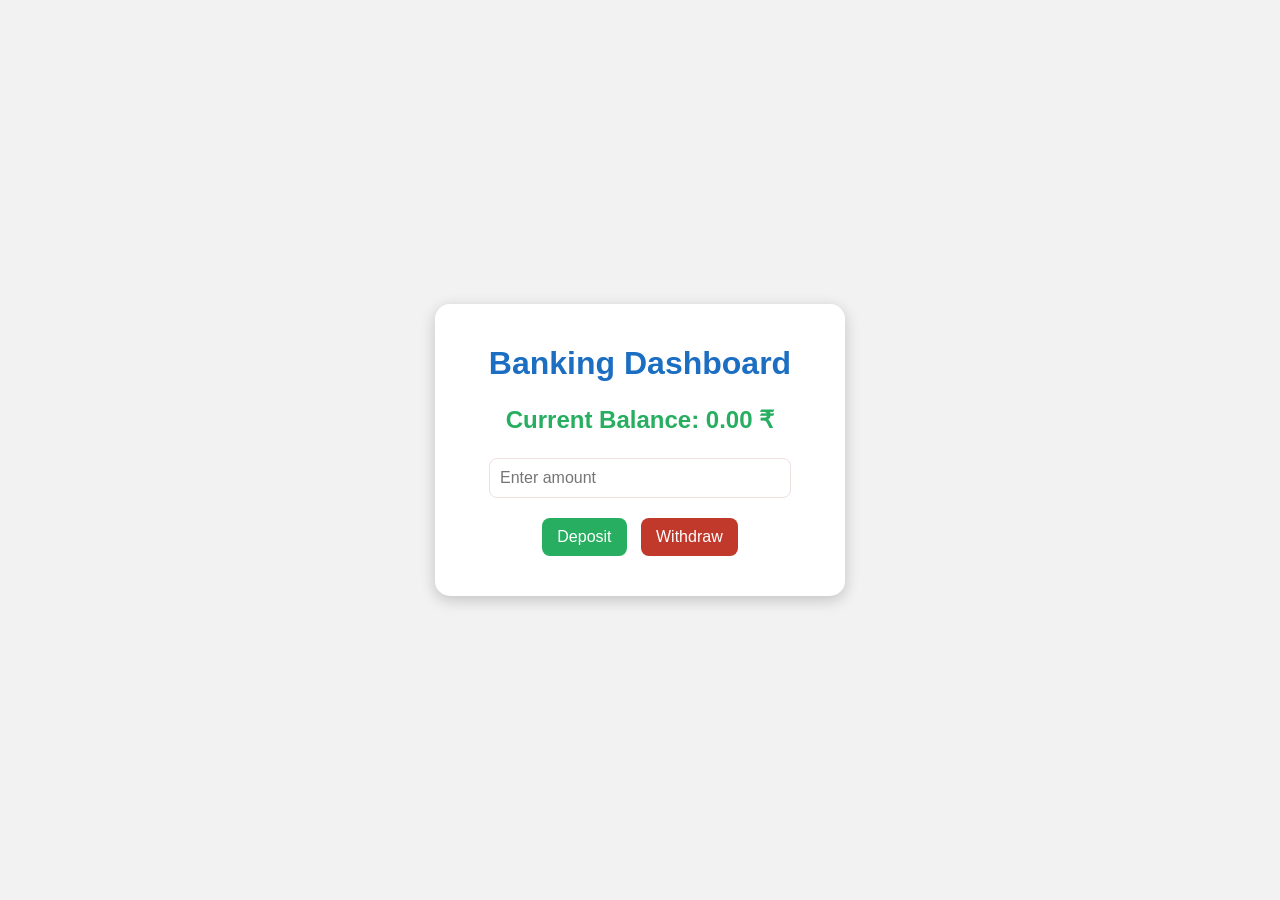
<file: EXPERIMENT 1/index.html>
<!DOCTYPE html>
<html lang="en">
<head>
    <meta charset="UTF-8">
    <meta name="viewport" content="width=device-width, initial-scale=1.0">
    <title>Responsive Banking UI</title>
    <link rel="stylesheet" href="style.css">
</head>
<body>
    <div class="container">
        <h1>Banking Dashboard</h1>
        <div class="balance-container">
            <p>Current Balance: <span id="balance">0</span> ₹</p>
        </div>

        <div class="transaction-container">
            <input type="number" id="amount" placeholder="Enter amount" min="1">
            <div class="buttons">
                <button id="depositBtn">Deposit</button>
                <button id="withdrawBtn">Withdraw</button>
            </div>
        </div>

        <div id="message" class="message"></div>
    </div>

    <script src="script.js"></script>
</body>
</html>
</file>
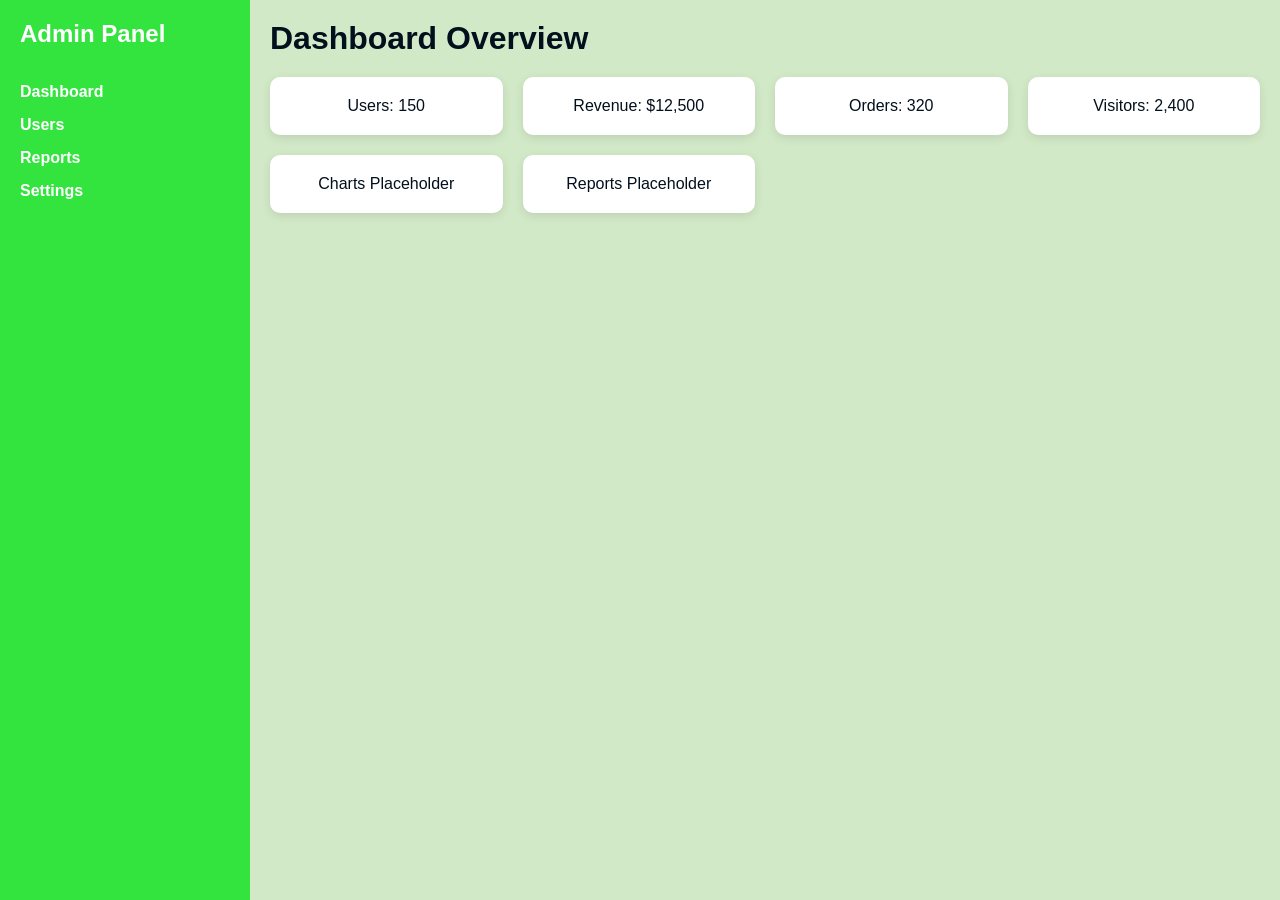
<file: EXPERIMENT 2/index.html>
<!DOCTYPE html>
<html lang="en">
<head>
    <meta charset="UTF-8">
    <meta name="viewport" content="width=device-width, initial-scale=1.0">
    <title>Admin Dashboard</title>
    <link rel="stylesheet" href="style.css">
</head>
<body>
    <div class="dashboard">
        <aside class="sidebar">
            <h2>Admin Panel</h2>
            <ul>
                <li><a href="#">Dashboard</a></li>
                <li><a href="#">Users</a></li>
                <li><a href="#">Reports</a></li>
                <li><a href="#">Settings</a></li>
            </ul>
        </aside>
        <main class="main-content">
            <header>
                <h1>Dashboard Overview</h1>
            </header>

            <section class="grid-container">
                <div class="grid-item">Users: 150</div>
                <div class="grid-item">Revenue: $12,500</div>
                <div class="grid-item">Orders: 320</div>
                <div class="grid-item">Visitors: 2,400</div>
                <div class="grid-item">Charts Placeholder</div>
                <div class="grid-item">Reports Placeholder</div>
            </section>
        </main>
    </div>
    <script src="script.js"></script>
</body>
</html>
</file>
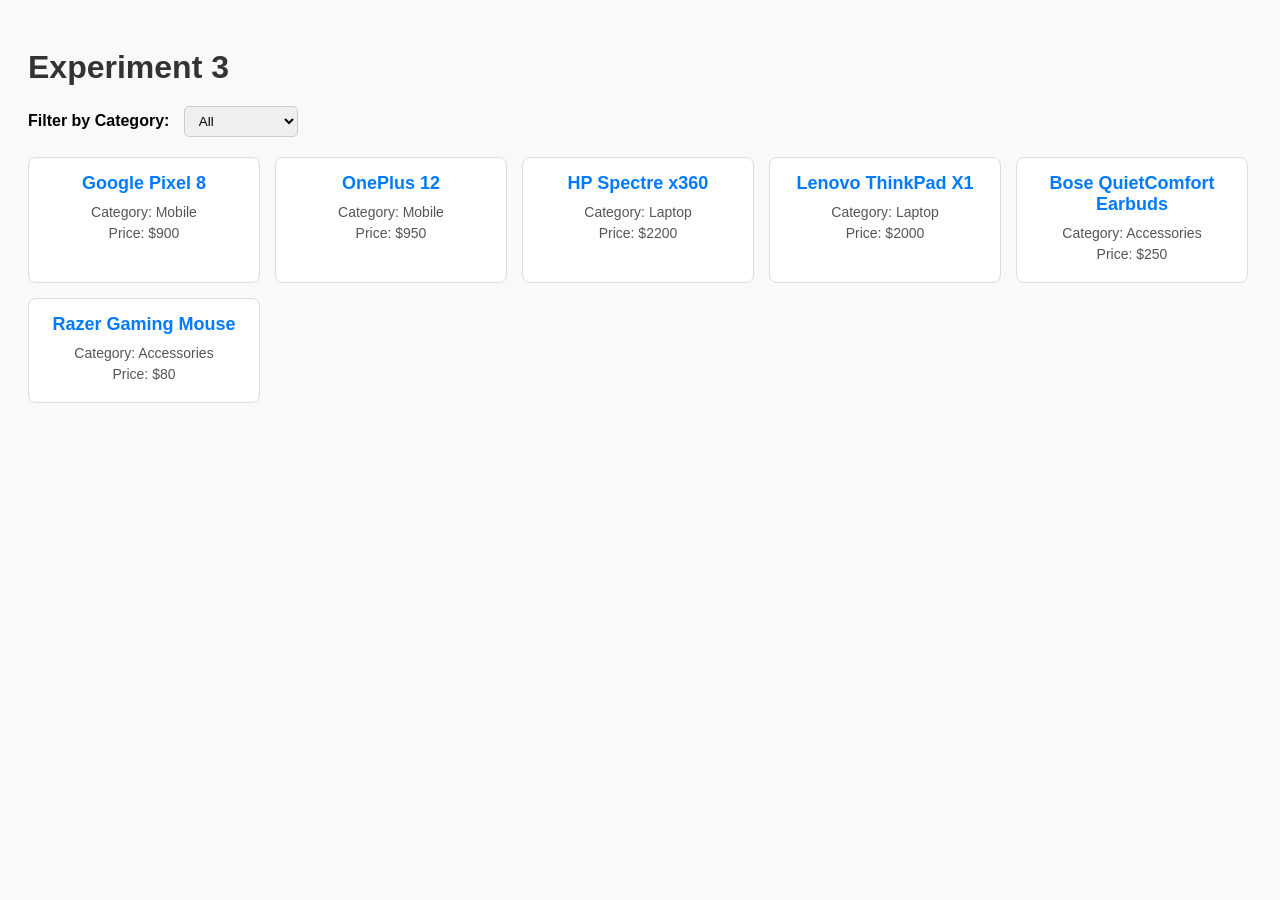
<file: EXPERIMENT 3/index.html>
<!DOCTYPE html>
<html lang="en">
<head>
  <meta charset="UTF-8">
  <meta name="viewport" content="width=device-width, initial-scale=1.0">
  <title>Dynamic Product Filter</title>
  <link rel="stylesheet" href="style.css">
</head>
<body>

  <h1>Experiment 3</h1>

  <label for="categoryFilter">Filter by Category:</label>
  <select id="categoryFilter">
    <option value="All">All</option>
    <option value="Mobile">Mobile</option>
    <option value="Laptop">Laptop</option>
    <option value="Accessories">Accessories</option>
  </select>

  <div id="productContainer"></div>

  <script src="script.js"></script>
</body>
</html>
</file>
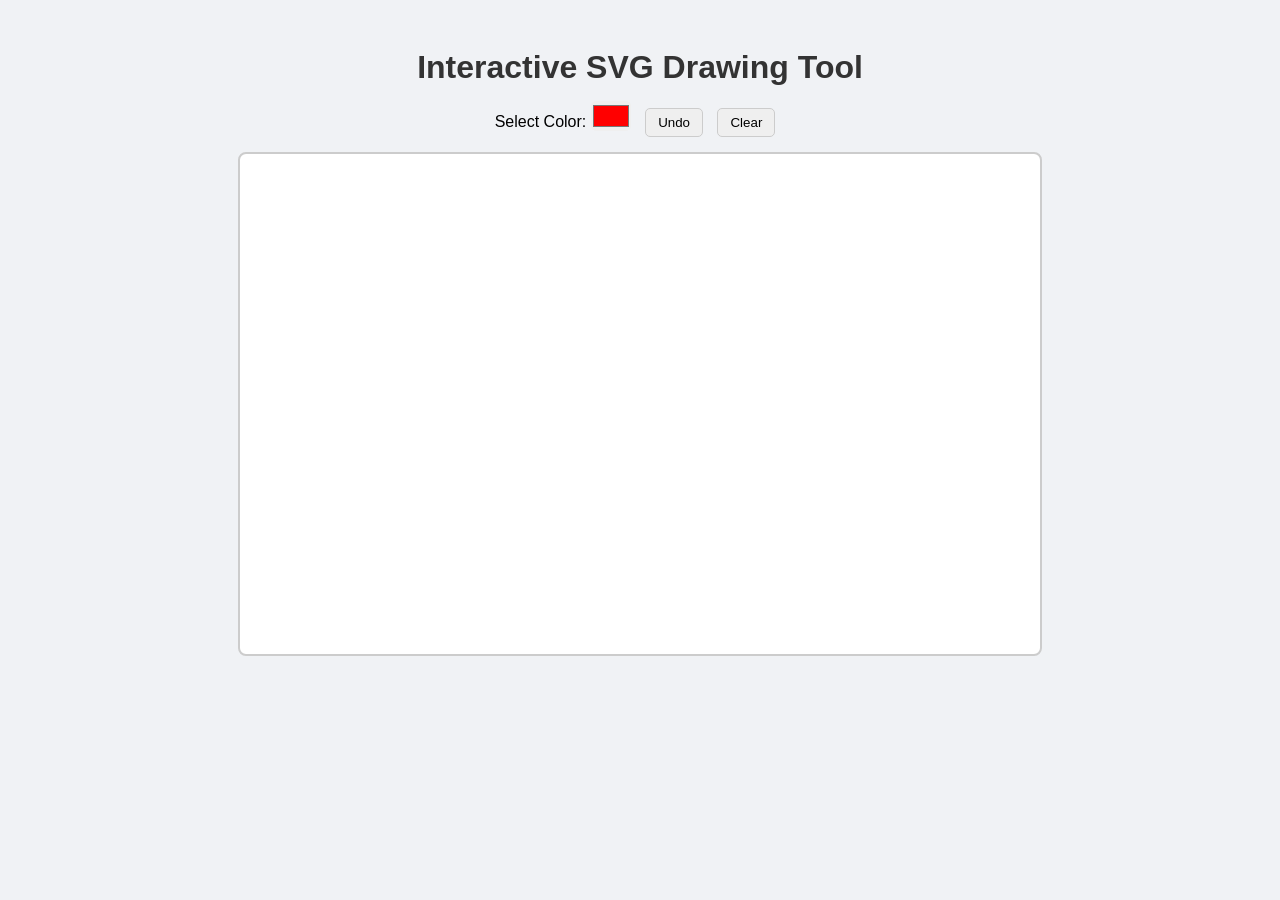
<file: EXPERIMENT 4/index.html>
<!DOCTYPE html>
<html lang="en">
<head>
  <meta charset="UTF-8">
  <meta name="viewport" content="width=device-width, initial-scale=1.0">
  <title>SVG Drawing Tool</title>
  <link rel="stylesheet" href="style.css">
</head>
<body>

  <h1>Interactive SVG Drawing Tool</h1>

  <div id="controls">
    <label for="colorPicker">Select Color:</label>
    <input type="color" id="colorPicker" value="#ff0000">
    <button id="undoBtn">Undo</button>
    <button id="clearBtn">Clear</button>
  </div>

  <svg id="drawingArea" width="800" height="500"></svg>

  <script src="script.js"></script>
</body>
</html>
</file>
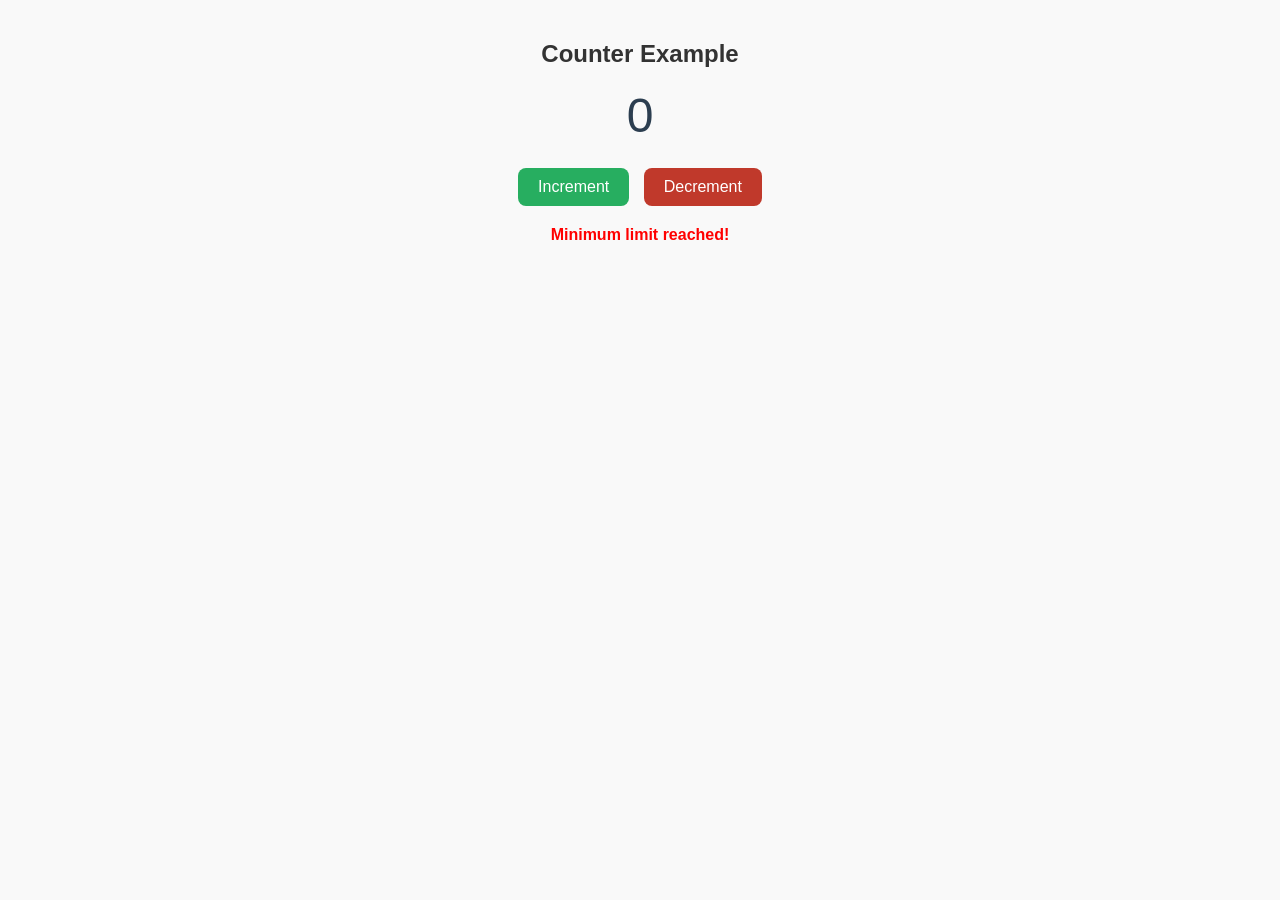
<file: LAB MST/index.html>
<!DOCTYPE html>
<html lang="en">
<head>
  <meta charset="UTF-8">
  <title>LAB MST</title>
  <link rel="stylesheet" href="style.css">
</head>
<body>
  <h2>Counter Example</h2>
  
  <p id="counter">0</p>
  <div class="btn-group">
    <button id="incrementBtn">Increment</button>
    <button id="decrementBtn">Decrement</button>
  </div>
  
  <p id="message"></p>

  <script src="script.js"></script>
</body>
</html>
</file>
<file: EXPERIMENT 1/style.css>
body {
    font-family: Arial, sans-serif;
    background-color: #f2f2f2;
    display: flex;
    justify-content: center;
    align-items: center;
    height: 100vh;
    margin: 0;
}

.container {
    background-color: #fff;
    padding: 20px 30px;
    border-radius: 15px;
    box-shadow: 0 4px 15px rgba(0,0,0,0.2);
    width: 350px;
    max-width: 90%;
    text-align: center;
}

h1 {
    color: #1b6ec1;
}

.balance-container {
    margin: 20px 0;
    font-size: 1.5rem;
    font-weight: bold;
    color: #27ae60;
}

.transaction-container input {
    width: 80%;
    padding: 10px;
    font-size: 1rem;
    margin-bottom: 15px;
    border: 1px solid #f0e0e0;
    border-radius: 8px;
}

.buttons button {
    padding: 10px 15px;
    margin: 5px;
    font-size: 1rem;
    border: none;
    border-radius: 8px;
    cursor: pointer;
    transition: 0.3s;
}

#depositBtn {
    background-color: #27ae60;
    color: white;
}

#depositBtn:hover {
    background-color: #2ecc71;
}

#withdrawBtn {
    background-color: #c0392b;
    color: white;
}

#withdrawBtn:hover {
    background-color: #e74c3c;
}

.message {
    margin-top: 15px;
    font-weight: bold;
    color: #e47412;
}

@media (max-width: 400px) {
    .container {
        padding: 15px 20px;
    }

    .transaction-container input {
        width: 100%;
    }

    .buttons button {
        width: 45%;
        margin: 3px 2px;
    }
}
</file>
<file: EXPERIMENT 2/style.css>
* {
    box-sizing: border-box;
    margin: 0;
    padding: 0;
}

body {
    font-family: Arial, sans-serif;
}

.dashboard {
    display: grid;
    grid-template-columns: 250px 1fr;
    min-height: 100vh;
}

.sidebar {
    background-color: #33e43f;
    color: white;
    padding: 20px;
    display: flex;
    flex-direction: column;
    justify-content: flex-start;
}

.sidebar h2 {
    margin-bottom: 20px;
}

.sidebar ul {
    list-style: none;
}

.sidebar ul li {
    margin: 15px 0;
}

.sidebar ul li a {
    color: white;
    text-decoration: none;
    font-weight: bold;
    transition: 0.3s;
}

.sidebar ul li a:hover {
    color: #087833;
}

.main-content {
    padding: 20px;
    background-color: #d2e9c7;
    color: #020f1c;
}

header h1 {
    margin-bottom: 20px;
}

.grid-container {
    display: grid;
    grid-template-columns: repeat(auto-fit, minmax(200px, 1fr));
    gap: 20px;
}

.grid-item {
    background-color: white;
    padding: 20px;
    border-radius: 10px;
    text-align: center;
    box-shadow: 0 3px 10px rgba(0,0,0,0.1);
}

@media (max-width: 768px) {
    .dashboard {
        grid-template-columns: 1fr;
    }

    .sidebar {
        flex-direction: row;
        justify-content: space-around;
        padding: 10px;
    }

    .sidebar ul {
        display: flex;
        gap: 10px;
    }

    .sidebar ul li {
        margin: 0;
    }
}
</file>
<file: EXPERIMENT 3/style.css>
body {
  font-family: 'Segoe UI', Tahoma, Geneva, Verdana, sans-serif;
  padding: 20px;
  background-color: #f9f9f9;
}

h1 {
  margin-bottom: 20px;
  color: #333;
}

label {
  font-weight: bold;
  margin-right: 10px;
}

select {
  padding: 6px 10px;
  margin-bottom: 20px;
  border-radius: 5px;
  border: 1px solid #ccc;
  outline: none;
  transition: border-color 0.2s ease;
}

select:focus {
  border-color: #007BFF;
}

#productContainer {
  display: flex;
  flex-wrap: wrap;
  gap: 15px;
}

.product-card {
  background-color: #fff;
  border: 1px solid #ddd;
  border-radius: 8px;
  width: 200px;
  padding: 15px;
  text-align: center;
  transition: transform 0.2s ease, box-shadow 0.2s ease;
}

.product-card:hover {
  transform: translateY(-5px) scale(1.05);
  box-shadow: 0 4px 15px rgba(0, 0, 0, 0.2);
}

.product-card h3 {
  margin: 0 0 10px;
  font-size: 18px;
  color: #007BFF;
}

.product-card p {
  margin: 5px 0;
  color: #555;
  font-size: 14px;
}

p.no-products {
  font-size: 18px;
  color: #888;
  margin-top: 20px;
}
</file>
<file: EXPERIMENT 4/style.css>
body {
  font-family: 'Segoe UI', Tahoma, Geneva, Verdana, sans-serif;
  display: flex;
  flex-direction: column;
  align-items: center;
  padding: 20px;
  background-color: #f0f2f5;
}

h1 {
  color: #333;
  margin-bottom: 15px;
}

#controls {
  margin-bottom: 15px;
}

button, input[type="color"] {
  margin-right: 10px;
  padding: 6px 12px;
  border-radius: 5px;
  border: 1px solid #ccc;
  cursor: pointer;
  transition: all 0.2s ease;
}

button:hover {
  background-color: #007BFF;
  color: white;
  border-color: #007BFF;
}

input[type="color"] {
  padding: 0;
  width: 40px;
  height: 30px;
  border: none;
}

svg {
  border: 2px solid #ccc;
  background-color: #ffffff;
  cursor: crosshair;
  border-radius: 8px;
}
</file>
<file: LAB MST/style.css>
body {
  font-family: Arial, sans-serif;
  text-align: center;
  background: #f9f9f9;
  margin: 40px;
  color: #333;
}

#counter {
  font-size: 3rem;
  margin: 20px 0;
  color: #2c3e50;
}

.btn-group {
  margin: 15px 0;
}

button {
  padding: 10px 20px;
  margin: 5px;
  font-size: 1rem;
  border: none;
  border-radius: 8px;
  cursor: pointer;
  transition: 0.3s;
}

#incrementBtn {
  background: #27ae60;
  color: white;
}

#decrementBtn {
  background: #c0392b;
  color: white;
}

button:hover {
  opacity: 0.85;
}

#message {
  font-weight: bold;
  margin-top: 15px;
  color: red;
}
</file>
